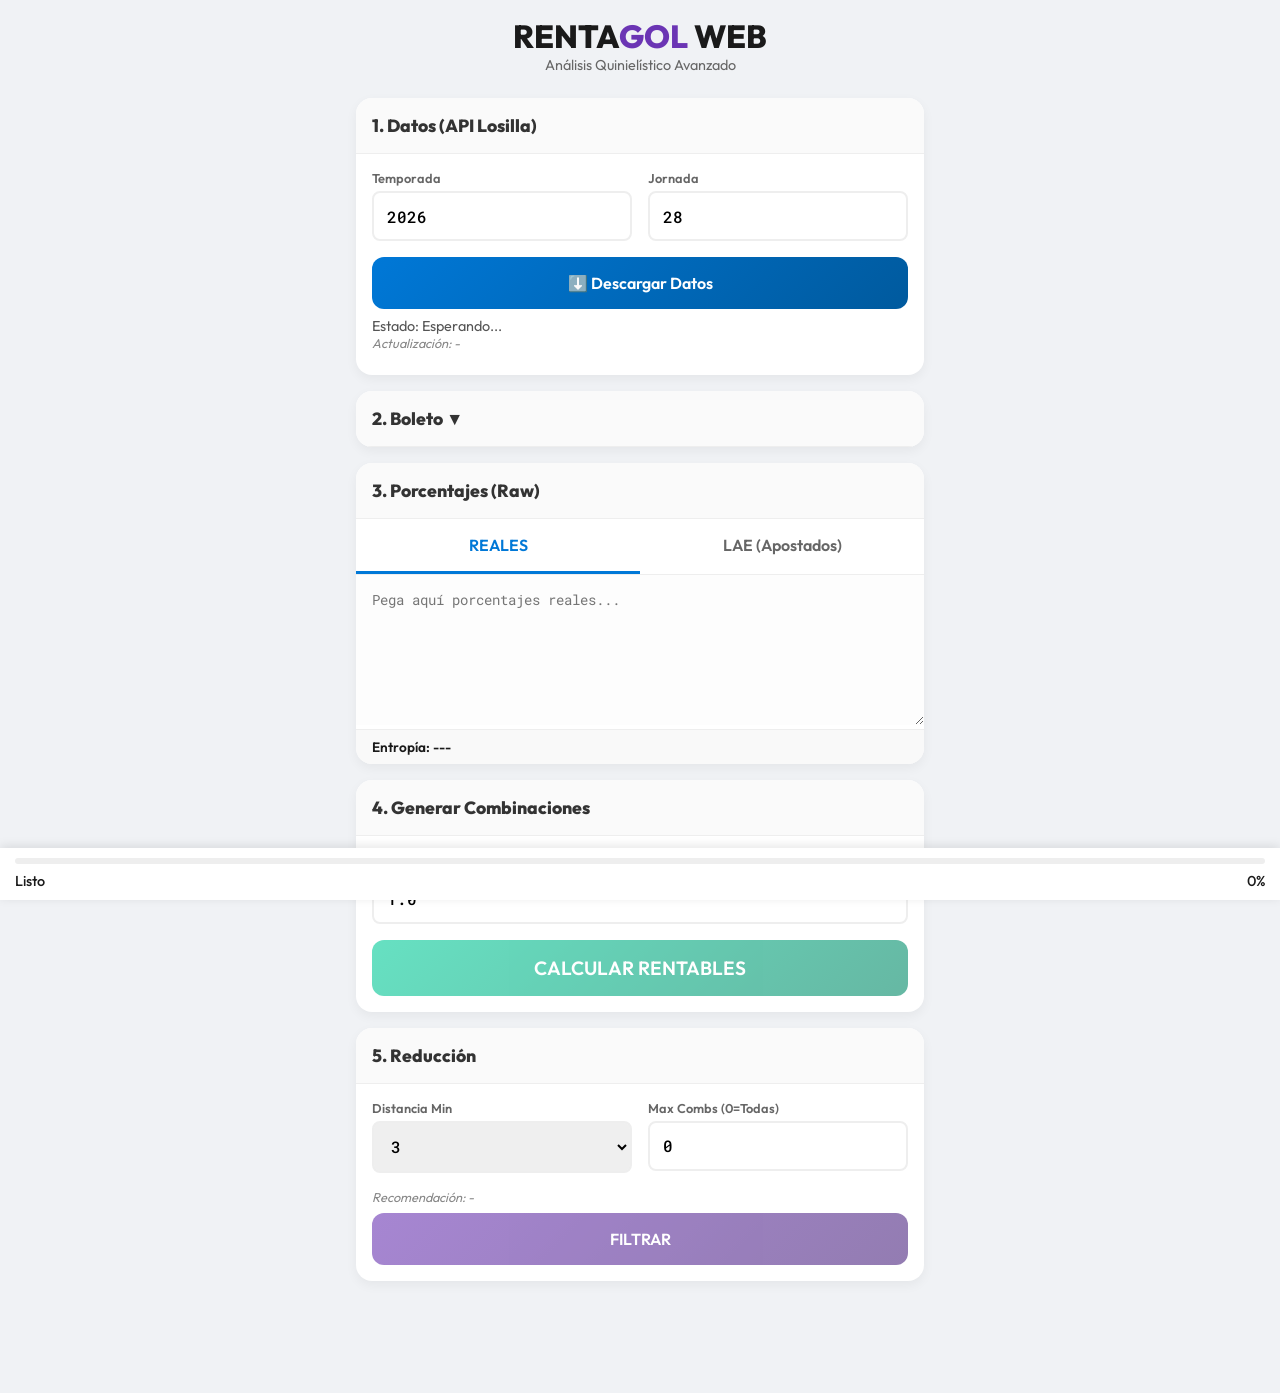
<file: index.html>
<!DOCTYPE html>
<html lang="es">

<head>
    <meta charset="UTF-8">
    <meta name="viewport" content="width=device-width, initial-scale=1.0">
    <title>RentaGol Web</title>
    <link rel="manifest" href="manifest.json">
    <meta name="theme-color" content="#0078D7">
    <meta name="apple-mobile-web-app-capable" content="yes">
    <meta name="apple-mobile-web-app-status-bar-style" content="black-translucent">
    <link rel="apple-touch-icon" href="icon.png">
    <link rel="preconnect" href="https://fonts.googleapis.com">
    <link rel="preconnect" href="https://fonts.gstatic.com" crossorigin>
    <link
        href="https://fonts.googleapis.com/css2?family=Outfit:wght@300;400;600;800&family=Roboto+Mono:wght@400;500&display=swap"
        rel="stylesheet">
    <link rel="stylesheet" href="style.css">
</head>

<body>
    <div class="app-container">
        <!-- HEADER -->
        <header>
            <h1>RENTA<span class="highlight">GOL</span> WEB</h1>
            <p class="subtitle">Análisis Quinielístico Avanzado</p>
        </header>

        <!-- 1. API SECTION -->
        <section class="card api-section">
            <div class="card-header">
                <h2>1. Datos (API Losilla)</h2>
            </div>
            <div class="card-body">
                <div class="input-group-row">
                    <div class="input-wrapper">
                        <label>Temporada</label>
                        <input type="number" id="inpSeason" value="2026" min="2020" max="2030">
                    </div>
                    <div class="input-wrapper">
                        <label>Jornada</label>
                        <input type="number" id="inpRound" value="28" min="1" max="100">
                    </div>
                </div>
                <button id="btnDownload" class="btn-primary">
                    <span class="icon">⬇️</span> Descargar Datos
                </button>
                <div id="apiStatus" class="status-text">Estado: Esperando...</div>
                <div id="apiDates" class="status-detail">Actualización: -</div>
            </div>
        </section>

        <!-- 2. BOLETO VISUALIZER (Collapsible) -->
        <section class="card boleto-section">
            <div class="card-header collapse-trigger" onclick="toggleSection('boletoBody')">
                <h2>2. Boleto <span class="toggle-icon">▼</span></h2>
            </div>
            <div class="card-body collapsed" id="boletoBody">
                <div id="matchGrid" class="match-grid">
                    <div class="empty-state">Descarga datos para ver los partidos</div>
                </div>
            </div>
        </section>

        <!-- 3. PERCENTAGES EDITORS -->
        <section class="card editor-section">
            <div class="card-header">
                <h2>3. Porcentajes (Raw)</h2>
            </div>
            <div class="tabs">
                <button class="tab-btn active" onclick="openTab('tabReales')">REALES</button>
                <button class="tab-btn" onclick="openTab('tabLae')">LAE (Apostados)</button>
            </div>
            <div class="card-body no-padding">
                <div id="tabReales" class="tab-content active">
                    <textarea id="txtReales" placeholder="Pega aquí porcentajes reales..."></textarea>
                    <div class="tools-bar">
                        <span id="entropyLabel">Entropía: ---</span>
                    </div>
                </div>
                <div id="tabLae" class="tab-content">
                    <textarea id="txtLae" placeholder="Pega aquí porcentajes LAE..."></textarea>
                </div>
            </div>
        </section>

        <!-- 4. CALCULATE -->
        <section class="card calc-section">
            <div class="card-header">
                <h2>4. Generar Combinaciones</h2>
            </div>
            <div class="card-body">
                <div class="input-group-row">
                    <div class="input-wrapper">
                        <label>Coeficiente (Umbral)</label>
                        <input type="number" id="inpUmbral" value="1.0" step="0.1">
                    </div>
                </div>
                <button id="btnCalculate" class="btn-action pulse-anim" disabled>
                    CALCULAR RENTABLES
                </button>
            </div>
        </section>

        <!-- 5. REDUCTION -->
        <section class="card red-section">
            <div class="card-header">
                <h2>5. Reducción</h2>
            </div>
            <div class="card-body">
                <div class="input-group-row">
                    <div class="input-wrapper">
                        <label>Distancia Min</label>
                        <select id="selDist">
                            <option value="1">1</option>
                            <option value="2">2</option>
                            <option value="3" selected>3</option>
                            <option value="4">4</option>
                        </select>
                    </div>
                    <div class="input-wrapper">
                        <label>Max Combs (0=Todas)</label>
                        <input type="number" id="inpMaxCombs" value="0">
                    </div>
                </div>
                <div id="recommendationLabel" class="status-detail">Recomendación: -</div>
                <div class="action-row">
                    <button id="btnFilter" class="btn-secondary" disabled>FILTRAR</button>
                    <button id="btnStop" class="btn-danger hidden">STOP</button>
                </div>
            </div>
        </section>

        <!-- RESULTS & FLOATING STATUS -->
        <section class="card results-section hidden" id="resultsSection">
            <div class="card-header">
                <h2>Resultados</h2>
            </div>
            <div class="card-body">
                <div class="result-stats">
                    <div class="stat-box">
                        <span class="stat-label">Base</span>
                        <span class="stat-value" id="resBase">0</span>
                    </div>
                    <div class="stat-box">
                        <span class="stat-label">Final</span>
                        <span class="stat-value highlight" id="resFinal">0</span>
                    </div>
                </div>
                <div class="download-btns">
                    <button onclick="downloadFile('txt')" class="btn-outline">Descargar TXT</button>
                    <button onclick="downloadFile('csv')" class="btn-outline">Descargar CSV</button>
                </div>
            </div>
        </section>

        <!-- Fixed Bottom Status Bar -->
        <div class="status-bar">
            <div class="progress-container">
                <div class="progress-bar" id="progressBar"></div>
            </div>
            <div class="status-text-row">
                <span id="mainStatus">Listo</span>
                <span id="mainPercent">0%</span>
            </div>
        </div>

    </div>

    <script src="app.js"></script>
    <script>
        if ('serviceWorker' in navigator) {
            window.addEventListener('load', () => {
                navigator.serviceWorker.register('./sw.js')
                    .then(reg => console.log('SW Registered', reg))
                    .catch(err => console.log('SW Error', err));
            });
        }
    </script>
</body>

</html>
</file>
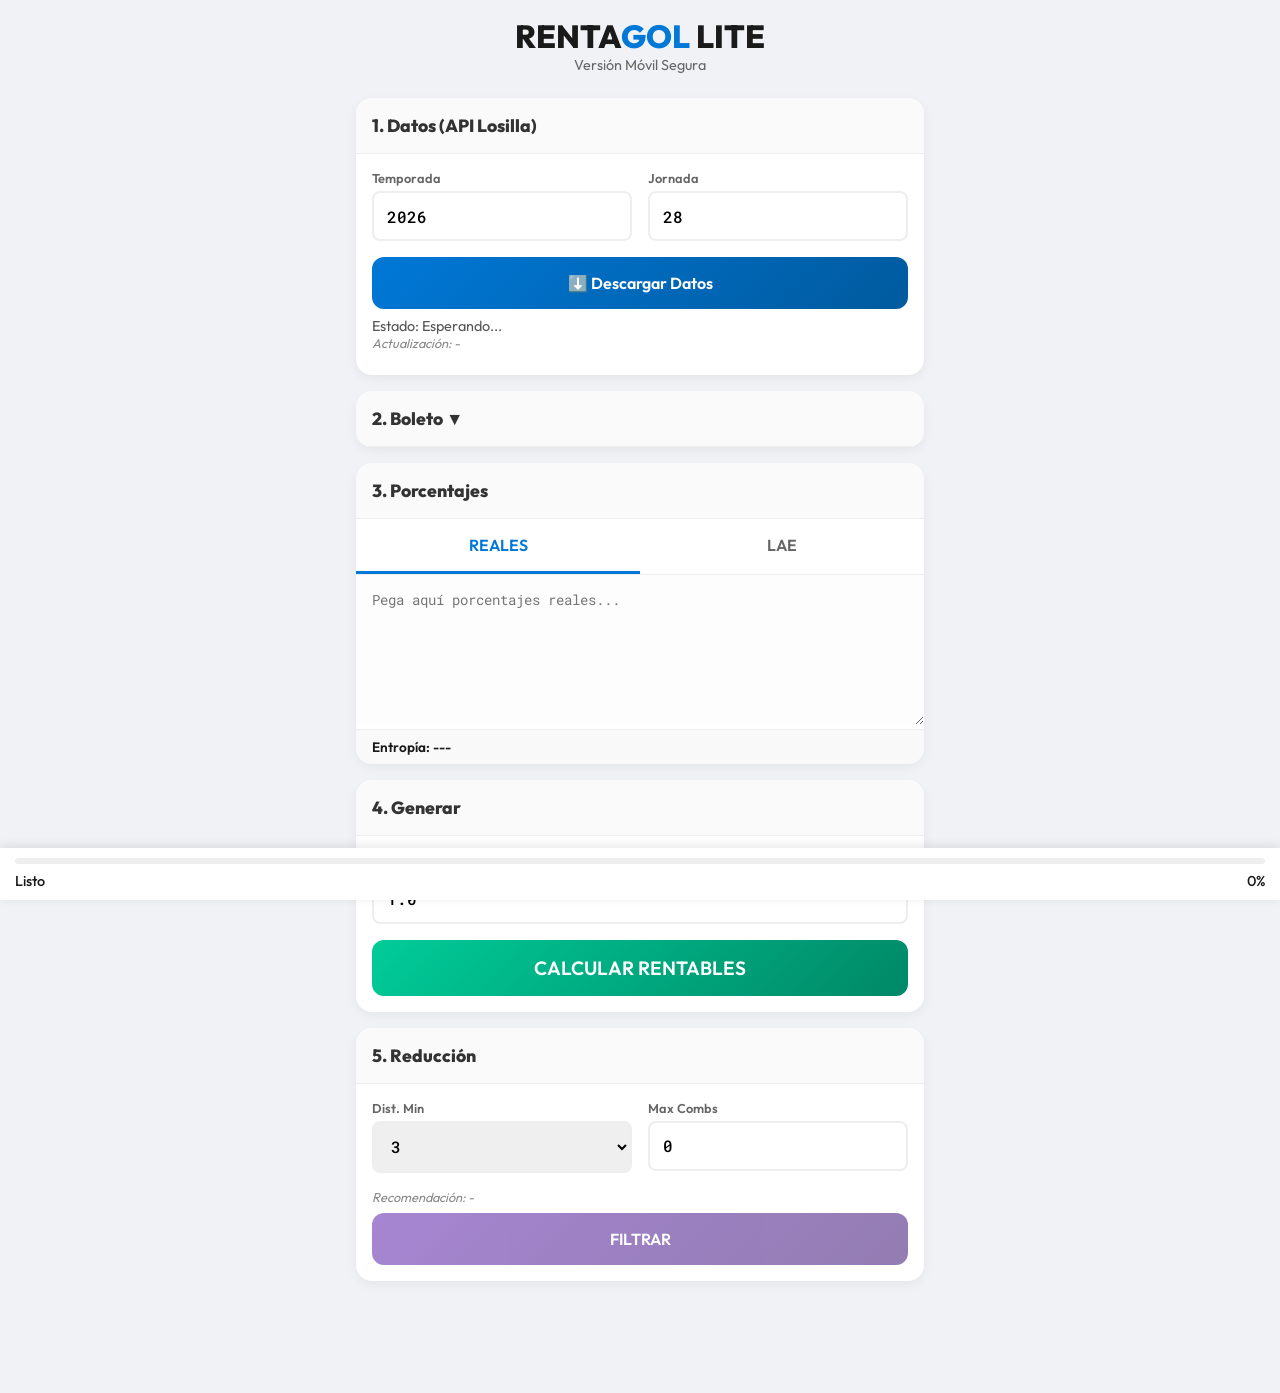
<file: RentaGol_Lite.html>
<!DOCTYPE html>
<html lang="es">

<head>
    <meta charset="UTF-8">
    <meta name="viewport" content="width=device-width, initial-scale=1.0">
    <title>RentaGol Standalone</title>
    <link rel="preconnect" href="https://fonts.googleapis.com">
    <link rel="preconnect" href="https://fonts.gstatic.com" crossorigin>
    <link
        href="https://fonts.googleapis.com/css2?family=Outfit:wght@300;400;600;800&family=Roboto+Mono:wght@400;500&display=swap"
        rel="stylesheet">
    <style>
        :root {
            --primary: #0078D7;
            --secondary: #6B35B4;
            --accent: #00CC99;
            --background: #F0F2F5;
            --card-bg: #FFFFFF;
            --text-main: #1A1A1A;
            --text-muted: #666666;
            --border-radius: 16px;
            --spacing: 1rem;
            --danger: #E63946;
        }

        * {
            box-sizing: border-box;
            margin: 0;
            padding: 0;
            user-select: none;
        }

        body {
            font-family: 'Outfit', sans-serif;
            background-color: var(--background);
            color: var(--text-main);
            padding-bottom: 80px;
        }

        h1,
        h2,
        h3 {
            font-weight: 800;
        }

        .highlight {
            color: var(--primary);
        }

        .app-container {
            max-width: 600px;
            margin: 0 auto;
            padding: var(--spacing);
        }

        header {
            text-align: center;
            margin-bottom: 1.5rem;
        }

        .subtitle {
            color: var(--text-muted);
            font-size: 0.9rem;
        }

        .card {
            background: var(--card-bg);
            border-radius: var(--border-radius);
            box-shadow: 0 4px 12px rgba(0, 0, 0, 0.05);
            margin-bottom: 1rem;
            overflow: hidden;
        }

        .card-header {
            padding: 1rem;
            border-bottom: 1px solid #eee;
            display: flex;
            justify-content: space-between;
            align-items: center;
            background: #FAFAFA;
        }

        .card-header h2 {
            font-size: 1.1rem;
            color: #333;
        }

        .card-body {
            padding: 1rem;
        }

        .no-padding {
            padding: 0;
        }

        .input-group-row {
            display: flex;
            gap: 1rem;
            margin-bottom: 1rem;
        }

        .input-wrapper {
            flex: 1;
        }

        .input-wrapper label {
            display: block;
            font-size: 0.8rem;
            color: var(--text-muted);
            margin-bottom: 0.3rem;
            font-weight: 600;
        }

        input,
        select {
            width: 100%;
            padding: 0.8rem;
            border: 2px solid #EEE;
            border-radius: 8px;
            font-size: 1rem;
            font-family: 'Roboto Mono', monospace;
            font-weight: 500;
        }

        input:focus {
            border-color: var(--primary);
            outline: none;
        }

        button {
            width: 100%;
            padding: 1rem;
            border: none;
            border-radius: 12px;
            font-family: 'Outfit', sans-serif;
            font-weight: 600;
            font-size: 1rem;
            cursor: pointer;
            transition: all 0.2s;
        }

        button:active {
            transform: scale(0.98);
        }

        button:disabled {
            opacity: 0.6;
            cursor: not-allowed;
        }

        .btn-primary {
            background: linear-gradient(135deg, #0078D7, #005A9E);
            color: white;
        }

        .btn-secondary {
            background: linear-gradient(135deg, #6B35B4, #4B257E);
            color: white;
        }

        .btn-action {
            background: linear-gradient(135deg, #00CC99, #008866);
            color: white;
            font-size: 1.2rem;
        }

        .btn-danger {
            background: var(--danger);
            color: white;
        }

        .btn-outline {
            background: transparent;
            border: 2px solid var(--primary);
            color: var(--primary);
            margin-top: 0.5rem;
        }

        .tabs {
            display: flex;
            border-bottom: 1px solid #EEE;
        }

        .tab-btn {
            flex: 1;
            background: transparent;
            border-radius: 0;
            color: var(--text-muted);
            border-bottom: 3px solid transparent;
        }

        .tab-btn.active {
            color: var(--primary);
            border-bottom-color: var(--primary);
        }

        .tab-content {
            display: none;
        }

        .tab-content.active {
            display: block;
        }

        textarea {
            width: 100%;
            height: 150px;
            border: none;
            padding: 1rem;
            font-family: 'Roboto Mono', monospace;
            font-size: 0.85rem;
            resize: vertical;
            white-space: pre;
            background: #FDFDFD;
        }

        .tools-bar {
            padding: 0.5rem 1rem;
            background: #F9F9F9;
            border-top: 1px solid #EEE;
            font-size: 0.85rem;
            font-weight: 600;
            display: flex;
            justify-content: space-between;
        }

        .status-bar {
            position: fixed;
            bottom: 0;
            left: 0;
            right: 0;
            background: white;
            padding: 10px 15px;
            box-shadow: 0 -2px 10px rgba(0, 0, 0, 0.1);
            z-index: 100;
        }

        .progress-container {
            height: 6px;
            background: #EEE;
            border-radius: 3px;
            overflow: hidden;
            margin-bottom: 8px;
        }

        .progress-bar {
            height: 100%;
            background: var(--accent);
            width: 0%;
            transition: width 0.3s;
        }

        .status-text-row {
            display: flex;
            justify-content: space-between;
            font-size: 0.9rem;
            font-weight: 500;
        }

        .hidden {
            display: none;
        }

        .collapsed {
            display: none;
        }

        .status-text {
            margin-top: 0.5rem;
            font-size: 0.9rem;
            color: #555;
        }

        .status-detail {
            font-size: 0.8rem;
            color: #888;
            font-style: italic;
            margin-bottom: 0.5rem;
        }

        .result-stats {
            display: flex;
            gap: 1rem;
            margin-bottom: 1rem;
        }

        .stat-box {
            flex: 1;
            background: #F5F5F5;
            padding: 1rem;
            border-radius: 8px;
            text-align: center;
        }

        .stat-label {
            display: block;
            font-size: 0.8rem;
            color: #666;
        }

        .stat-value {
            display: block;
            font-size: 1.5rem;
            font-weight: 800;
        }

        .match-item {
            padding: 0.8rem;
            border-bottom: 1px solid #EEE;
            font-size: 0.9rem;
        }

        .match-time {
            color: var(--text-muted);
            font-size: 0.75rem;
            margin-bottom: 4px;
        }

        .match-teams {
            display: flex;
            justify-content: space-between;
            font-weight: 600;
        }
    </style>
</head>

<body>
    <div class="app-container">
        <header>
            <h1>RENTA<span class="highlight">GOL</span> LITE</h1>
            <p class="subtitle">Versión Móvil Segura</p>
        </header>

        <section class="card">
            <div class="card-header">
                <h2>1. Datos (API Losilla)</h2>
            </div>
            <div class="card-body">
                <div class="input-group-row">
                    <div class="input-wrapper"><label>Temporada</label><input type="number" id="inpSeason" value="2026"
                            min="2020" max="2030"></div>
                    <div class="input-wrapper"><label>Jornada</label><input type="number" id="inpRound" value="28"
                            min="1" max="100"></div>
                </div>
                <button id="btnDownload" class="btn-primary">⬇️ Descargar Datos</button>
                <div id="apiStatus" class="status-text">Estado: Esperando...</div>
                <div id="apiDates" class="status-detail">Actualización: -</div>
            </div>
        </section>

        <section class="card">
            <div class="card-header" onclick="document.getElementById('boletoBody').classList.toggle('collapsed')">
                <h2>2. Boleto ▼</h2>
            </div>
            <div class="card-body collapsed" id="boletoBody">
                <div id="matchGrid" class="match-grid">
                    <div class="empty-state">Descarga datos...</div>
                </div>
            </div>
        </section>

        <section class="card">
            <div class="card-header">
                <h2>3. Porcentajes</h2>
            </div>
            <div class="tabs"><button class="tab-btn active" onclick="openTab('tabReales')">REALES</button><button
                    class="tab-btn" onclick="openTab('tabLae')">LAE</button></div>
            <div class="card-body no-padding">
                <div id="tabReales" class="tab-content active"><textarea id="txtReales"
                        placeholder="Pega aquí porcentajes reales..."></textarea>
                    <div class="tools-bar"><span id="entropyLabel">Entropía: ---</span></div>
                </div>
                <div id="tabLae" class="tab-content"><textarea id="txtLae"
                        placeholder="Pega aquí porcentajes LAE..."></textarea></div>
            </div>
        </section>

        <section class="card">
            <div class="card-header">
                <h2>4. Generar</h2>
            </div>
            <div class="card-body">
                <div class="input-group-row">
                    <div class="input-wrapper"><label>Coeficiente (Umbral)</label><input type="number" id="inpUmbral"
                            value="1.0" step="0.1"></div>
                </div>
                <button id="btnCalculate" class="btn-action">CALCULAR RENTABLES</button>
            </div>
        </section>

        <section class="card">
            <div class="card-header">
                <h2>5. Reducción</h2>
            </div>
            <div class="card-body">
                <div class="input-group-row">
                    <div class="input-wrapper"><label>Dist. Min</label><select id="selDist">
                            <option value="1">1</option>
                            <option value="3" selected>3</option>
                        </select></div>
                    <div class="input-wrapper"><label>Max Combs</label><input type="number" id="inpMaxCombs" value="0">
                    </div>
                </div>
                <div id="recommendationLabel" class="status-detail">Recomendación: -</div>
                <div class="action-row"><button id="btnFilter" class="btn-secondary" disabled>FILTRAR</button><button
                        id="btnStop" class="btn-danger hidden">STOP</button></div>
            </div>
        </section>

        <section class="card hidden" id="resultsSection">
            <div class="card-header">
                <h2>Resultados</h2>
            </div>
            <div class="card-body">
                <div class="result-stats">
                    <div class="stat-box"><span class="stat-label">Base</span><span class="stat-value"
                            id="resBase">0</span></div>
                    <div class="stat-box"><span class="stat-label">Final</span><span class="stat-value highlight"
                            id="resFinal">0</span></div>
                </div>
                <div class="download-btns"><button onclick="downloadFile('txt')" class="btn-outline">Descargar
                        TXT</button><button onclick="downloadFile('csv')" class="btn-outline">Descargar CSV</button>
                </div>
            </div>
        </section>

        <div class="status-bar">
            <div class="progress-container">
                <div class="progress-bar" id="progressBar"></div>
            </div>
            <div class="status-text-row"><span id="mainStatus">Listo</span><span id="mainPercent">0%</span></div>
        </div>
    </div>

    <script>
        // CORE LOGIC INLINED
        const FILAS = 12; const COLUMNAS = 4; const MAX_COMB = 16777216; const MAP_SIGNOS = ['0', '1', '2', 'M'];
        let indicesRentables = new Uint32Array(0);
        let ratiosRentables = new Float32Array(0);
        let countRentables = 0;
        let reducedCombinations = [], isStopped = false;
        let currentLogR = null;

        const el = id => document.getElementById(id); // Helper

        async function sleep(ms = 0) { return new Promise(r => setTimeout(r, ms)); }

        // --- EVENTS ---
        document.addEventListener('DOMContentLoaded', () => {
            el('btnDownload').onclick = downloadData;
            el('txtReales').oninput = () => calcEntropiaUI();
            el('btnCalculate').onclick = runRentables;
            el('btnFilter').onclick = runReduccion;
            el('btnStop').onclick = () => { isStopped = true; };
        });

        // --- MATH ---
        function parseMatriz(text) {
            if (!text) return null;
            const regex = /\d+([.,]\d+)?/g;
            const matches = text.match(regex);
            if (!matches || matches.length < 48) return null;
            let m = [], k = 0;
            for (let i = 0; i < FILAS; i++) {
                m[i] = [];
                for (let j = 0; j < COLUMNAS; j++) {
                    let val = parseFloat(matches[k++].replace(',', '.'));
                    if (val > 1) val /= 100.0;
                    if (val <= 0) val = 1e-7;
                    m[i][j] = val;
                }
            }
            return m;
        }

        function calcEntropiaUI() {
            const m = parseMatriz(el('txtReales').value);
            if (!m) { el('entropyLabel').textContent = "Entropía: ---"; return; }
            let ent = 0;
            for (let i = 0; i < FILAS; i++) for (let j = 0; j < COLUMNAS; j++) if (m[i][j] > 0) ent -= m[i][j] * (Math.log(m[i][j]) / Math.log(4.0));
            const isEasy = ent < 10.8;
            el('entropyLabel').textContent = `Entropía: ${ent.toFixed(2)} ${isEasy ? "(FÁCIL)" : "(DIFÍCIL)"}`;
            el('entropyLabel').style.color = isEasy ? "green" : "red";
            el('recommendationLabel').textContent = `Recomendación: ${isEasy ? 'Distancia 1' : 'Distancia 3'}`;
            el('selDist').value = isEasy ? 1 : 3;
        }

        async function runRentables() {
            const umbral = parseFloat(el('inpUmbral').value.replace(',', '.'));
            const mR = parseMatriz(el('txtReales').value);
            const mA = parseMatriz(el('txtLae').value);
            if (!mR || !mA) return alert("Datos incorrectos");

            el('btnCalculate').disabled = true;
            el('btnFilter').disabled = true;

            // TypedArray Storage
            // SAFETY LIMIT: 300k
            const MAX_STORED = 300000;
            let capacity = MAX_STORED;
            indicesRentables = new Uint32Array(capacity);
            ratiosRentables = new Float32Array(capacity);
            countRentables = 0;
            let limitReached = false;

            // Log precalc
            const lR = mR.map(row => row.map(x => Math.log(x)));
            const lA = mA.map(row => row.map(x => Math.log(x)));
            currentLogR = lR;

            updateProgress(0, "Generando...");
            const batch = 100000;

            for (let i = 0; i < MAX_COMB; i++) {
                if (countRentables >= MAX_STORED) {
                    limitReached = true;
                    break;
                }

                // Async break to keep UI alive
                if (i % batch === 0) {
                    updateProgress((i / MAX_COMB * 100).toFixed(0), `Generando... (${countRentables})`);
                    await sleep();
                }

                let t = i;
                let logR = 0, logA = 0;
                for (let j = FILAS - 1; j >= 0; j--) {
                    let v = t % 4;
                    logR += lR[j][v];
                    logA += lA[j][v];
                    t = (t - v) / 4;
                }

                const ratio = Math.exp(logR - logA);
                if (ratio >= umbral) {
                    indicesRentables[countRentables] = i;
                    ratiosRentables[countRentables] = ratio;
                    countRentables++;
                }
            }

            updateProgress(100, "Ordenando...");
            await sleep();

            // Sort by Probability
            let sortIndices = new Uint32Array(countRentables);
            for (let i = 0; i < countRentables; i++) sortIndices[i] = i;

            sortIndices.sort((a, b) => {
                const probA = calcProbReal(indicesRentables[a]);
                const probB = calcProbReal(indicesRentables[b]);
                return probB - probA;
            });

            // Final sync
            let finI = new Uint32Array(countRentables);
            let finR = new Float32Array(countRentables);
            for (let i = 0; i < countRentables; i++) {
                finI[i] = indicesRentables[sortIndices[i]];
                finR[i] = ratiosRentables[sortIndices[i]];
            }
            indicesRentables = finI; ratiosRentables = finR;

            // Explicit cleanup
            sortIndices = null;
            currentLogR = null; // We don't need this anymore until next calc

            el('resBase').textContent = countRentables;
            el('btnCalculate').disabled = false;
            el('btnFilter').disabled = false;
            updateProgress(100, `Base generada: ${countRentables}`);

            if (limitReached) {
                alert(`⚠️ Límite de seguridad alcanzado (300.000).\nSe han generado las primeras 300k. Si necesitas más precisión, sube la Rentabilidad.`);
            } else {
                alert(`Generadas ${countRentables} columnas.`);
            }
            await sleep(100); // Breathe
        }

        function calcProbReal(idx) {
            let t = idx, sum = 0;
            for (let j = FILAS - 1; j >= 0; j--) {
                let v = t % 4;
                sum += currentLogR[j][v];
                t = (t - v) / 4;
            }
            return sum;
        }

        function getCombStr(idx) {
            let t = idx;
            let chars = new Array(12);
            for (let j = FILAS - 1; j >= 0; j--) {
                let v = t % 4;
                chars[j] = MAP_SIGNOS[v];
                t = (t - v) / 4;
            }
            return chars.join('');
        }

        async function runReduccion() {
            const dist = parseInt(el('selDist').value);
            const max = parseInt(el('inpMaxCombs').value);
            isStopped = false;
            reducedCombinations = [];

            el('btnStop').classList.remove('hidden');
            el('btnFilter').classList.add('hidden');

            let selIdx = [];
            let selStrings = [];
            let total = countRentables;

            for (let i = 0; i < total; i++) {
                if (isStopped) break;
                if (max > 0 && selIdx.length >= max) break;
                if (i % 2000 === 0) {
                    updateProgress((i / total * 100).toFixed(0), `Reduciendo... (${selIdx.length})`);
                    await sleep();
                }

                const candStr = getCombStr(indicesRentables[i]);
                let valid = true;
                for (let s of selStrings) {
                    if (calcDistStrings(candStr, s) < dist) { valid = false; break; }
                }
                if (valid) {
                    selIdx.push(i);
                    selStrings.push(candStr);
                }
            }

            reducedCombinations = selIdx.map((v, idx) => ({
                c: selStrings[idx],
                r: ratiosRentables[v]
            }));

            el('resFinal').textContent = reducedCombinations.length;
            el('resultsSection').classList.remove('hidden');
            el('btnStop').classList.add('hidden');
            el('btnFilter').classList.remove('hidden');
            updateProgress(100, isStopped ? "Detenido" : "Finalizado");
        }

        function calcDistStrings(a, b) {
            let d = 0;
            for (let i = 0; i < 12; i += 2) {
                if (a[i] !== b[i] || a[i + 1] !== b[i + 1]) d++;
            }
            return d;
        }

        // --- UTILS ---
        function updateProgress(p, s) {
            el('progressBar').style.width = p + '%';
            el('mainPercent').textContent = p + '%';
            el('mainStatus').textContent = s;
        }

        function openTab(tabId) {
            document.querySelectorAll('.tab-content').forEach(c => c.classList.remove('active'));
            document.querySelectorAll('.tab-btn').forEach(b => b.classList.remove('active'));
            el(tabId).classList.add('active');
        }

        async function downloadData() {
            el('btnDownload').disabled = true; el('apiStatus').textContent = "Conectando...";
            const url = `https://api.eduardolosilla.es/quinigol/porcentajes?temporada=${el('inpSeason').value}&jornada=${el('inpRound').value}`;
            try {
                const r = await fetch(url);
                if (!r.ok) throw new Error("Posible bloqueo CORS");
                processData(await r.json());
                el('apiStatus').textContent = "OK";
            } catch (e) {
                el('apiStatus').textContent = "Error CORS/Red";
                alert("No se pudo descargar automáticamente (bloqueo navegador). Copia los datos manualmente.");
            } finally { el('btnDownload').disabled = false; }
        }

        function processData(root) {
            if (!root.porcentajes) return;
            el('matchGrid').innerHTML = "";
            let sR = "", sL = "";
            root.porcentajes.sort((a, b) => a.partido.orden - b.partido.orden).forEach(p => {
                const d = document.createElement('div'); d.className = 'match-item';
                d.innerHTML = `<div class="match-time">${p.partido.orden}. ${p.partido.horario.dia} ${p.partido.horario.hora}</div><div class="match-teams"><span>${p.partido.local.nombre}</span><span>${p.partido.visitante.nombre}</span></div>`;
                el('matchGrid').appendChild(d);
                const fmt = s => s ? `${s.porcentaje0.toFixed(2)}\t${s.porcentaje1.toFixed(2)}\t${s.porcentaje2.toFixed(2)}\t${s.porcentajeM.toFixed(2)}` : "0\t0\t0\t0";
                sR += fmt(p.segunAnalisis?.local) + "\n" + fmt(p.segunAnalisis?.visitante) + "\n";
                sL += fmt(p.segunLAE?.local) + "\n" + fmt(p.segunLAE?.visitante) + "\n";
            });
            el('txtReales').value = sR; el('txtLae').value = sL;
            calcEntropiaUI();
        }

        window.downloadFile = function (type) {
            let content = type === 'txt' ? reducedCombinations.map(x => x.c).join('\r\n') :
                "Comb;Rentabilidad\r\n" + reducedCombinations.map(x => `${x.c};${x.r.toFixed(4)}`).join('\r\n');
            const blob = new Blob([content], { type: 'text/plain' });
            const a = document.createElement('a'); a.href = URL.createObjectURL(blob);
            a.download = `rentagol.${type}`; document.body.appendChild(a); a.click(); document.body.removeChild(a);
        }
    </script>
</body>

</html>
</file>
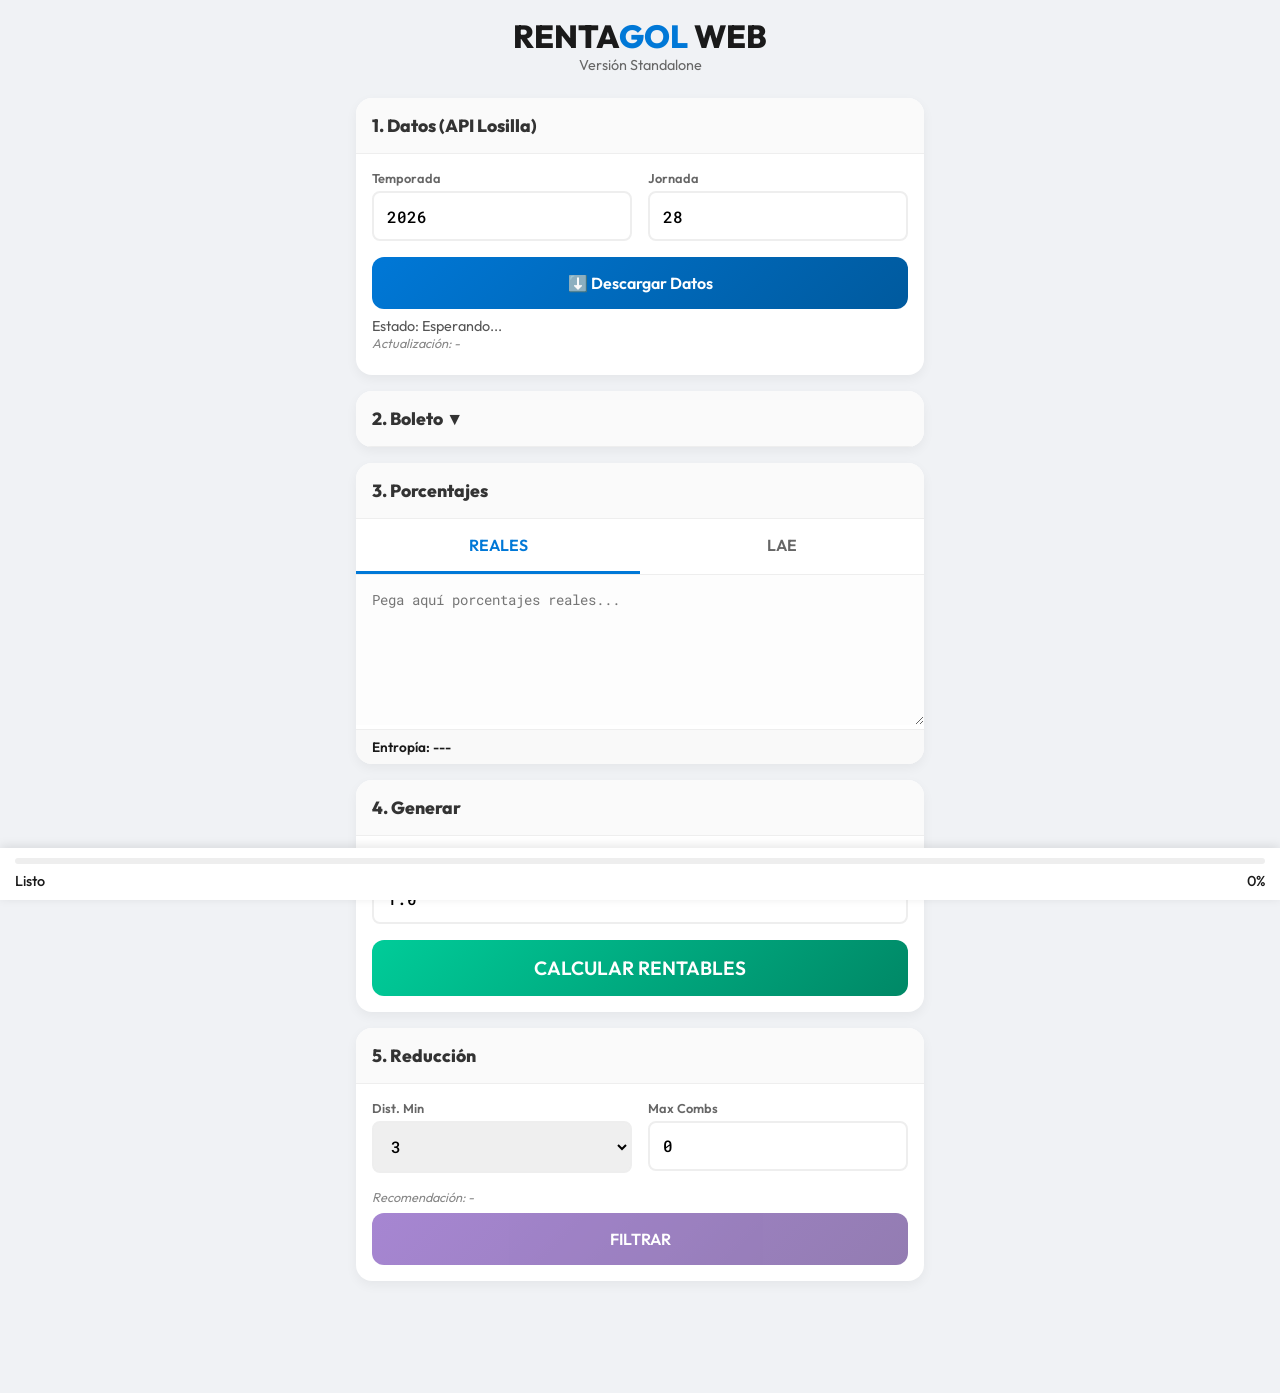
<file: RentaGol_Standalone.html>
<!DOCTYPE html>
<html lang="es">

<head>
    <meta charset="UTF-8">
    <meta name="viewport" content="width=device-width, initial-scale=1.0">
    <title>RentaGol Standalone</title>
    <link rel="preconnect" href="https://fonts.googleapis.com">
    <link rel="preconnect" href="https://fonts.gstatic.com" crossorigin>
    <link
        href="https://fonts.googleapis.com/css2?family=Outfit:wght@300;400;600;800&family=Roboto+Mono:wght@400;500&display=swap"
        rel="stylesheet">
    <style>
        :root {
            --primary: #0078D7;
            --secondary: #6B35B4;
            --accent: #00CC99;
            --background: #F0F2F5;
            --card-bg: #FFFFFF;
            --text-main: #1A1A1A;
            --text-muted: #666666;
            --border-radius: 16px;
            --spacing: 1rem;
            --danger: #E63946;
        }

        * {
            box-sizing: border-box;
            margin: 0;
            padding: 0;
            user-select: none;
        }

        body {
            font-family: 'Outfit', sans-serif;
            background-color: var(--background);
            color: var(--text-main);
            padding-bottom: 80px;
        }

        h1,
        h2,
        h3 {
            font-weight: 800;
        }

        .highlight {
            color: var(--primary);
        }

        .app-container {
            max-width: 600px;
            margin: 0 auto;
            padding: var(--spacing);
        }

        header {
            text-align: center;
            margin-bottom: 1.5rem;
        }

        .subtitle {
            color: var(--text-muted);
            font-size: 0.9rem;
        }

        .card {
            background: var(--card-bg);
            border-radius: var(--border-radius);
            box-shadow: 0 4px 12px rgba(0, 0, 0, 0.05);
            margin-bottom: 1rem;
            overflow: hidden;
        }

        .card-header {
            padding: 1rem;
            border-bottom: 1px solid #eee;
            display: flex;
            justify-content: space-between;
            align-items: center;
            background: #FAFAFA;
        }

        .card-header h2 {
            font-size: 1.1rem;
            color: #333;
        }

        .card-body {
            padding: 1rem;
        }

        .no-padding {
            padding: 0;
        }

        .input-group-row {
            display: flex;
            gap: 1rem;
            margin-bottom: 1rem;
        }

        .input-wrapper {
            flex: 1;
        }

        .input-wrapper label {
            display: block;
            font-size: 0.8rem;
            color: var(--text-muted);
            margin-bottom: 0.3rem;
            font-weight: 600;
        }

        input,
        select {
            width: 100%;
            padding: 0.8rem;
            border: 2px solid #EEE;
            border-radius: 8px;
            font-size: 1rem;
            font-family: 'Roboto Mono', monospace;
            font-weight: 500;
        }

        input:focus {
            border-color: var(--primary);
            outline: none;
        }

        button {
            width: 100%;
            padding: 1rem;
            border: none;
            border-radius: 12px;
            font-family: 'Outfit', sans-serif;
            font-weight: 600;
            font-size: 1rem;
            cursor: pointer;
            transition: all 0.2s;
        }

        button:active {
            transform: scale(0.98);
        }

        button:disabled {
            opacity: 0.6;
            cursor: not-allowed;
        }

        .btn-primary {
            background: linear-gradient(135deg, #0078D7, #005A9E);
            color: white;
        }

        .btn-secondary {
            background: linear-gradient(135deg, #6B35B4, #4B257E);
            color: white;
        }

        .btn-action {
            background: linear-gradient(135deg, #00CC99, #008866);
            color: white;
            font-size: 1.2rem;
        }

        .btn-danger {
            background: var(--danger);
            color: white;
        }

        .btn-outline {
            background: transparent;
            border: 2px solid var(--primary);
            color: var(--primary);
            margin-top: 0.5rem;
        }

        .tabs {
            display: flex;
            border-bottom: 1px solid #EEE;
        }

        .tab-btn {
            flex: 1;
            background: transparent;
            border-radius: 0;
            color: var(--text-muted);
            border-bottom: 3px solid transparent;
        }

        .tab-btn.active {
            color: var(--primary);
            border-bottom-color: var(--primary);
        }

        .tab-content {
            display: none;
        }

        .tab-content.active {
            display: block;
        }

        textarea {
            width: 100%;
            height: 150px;
            border: none;
            padding: 1rem;
            font-family: 'Roboto Mono', monospace;
            font-size: 0.85rem;
            resize: vertical;
            white-space: pre;
            background: #FDFDFD;
        }

        .tools-bar {
            padding: 0.5rem 1rem;
            background: #F9F9F9;
            border-top: 1px solid #EEE;
            font-size: 0.85rem;
            font-weight: 600;
            display: flex;
            justify-content: space-between;
        }

        .status-bar {
            position: fixed;
            bottom: 0;
            left: 0;
            right: 0;
            background: white;
            padding: 10px 15px;
            box-shadow: 0 -2px 10px rgba(0, 0, 0, 0.1);
            z-index: 100;
        }

        .progress-container {
            height: 6px;
            background: #EEE;
            border-radius: 3px;
            overflow: hidden;
            margin-bottom: 8px;
        }

        .progress-bar {
            height: 100%;
            background: var(--accent);
            width: 0%;
            transition: width 0.3s;
        }

        .status-text-row {
            display: flex;
            justify-content: space-between;
            font-size: 0.9rem;
            font-weight: 500;
        }

        .hidden {
            display: none;
        }

        .collapsed {
            display: none;
        }

        .status-text {
            margin-top: 0.5rem;
            font-size: 0.9rem;
            color: #555;
        }

        .status-detail {
            font-size: 0.8rem;
            color: #888;
            font-style: italic;
            margin-bottom: 0.5rem;
        }

        .result-stats {
            display: flex;
            gap: 1rem;
            margin-bottom: 1rem;
        }

        .stat-box {
            flex: 1;
            background: #F5F5F5;
            padding: 1rem;
            border-radius: 8px;
            text-align: center;
        }

        .stat-label {
            display: block;
            font-size: 0.8rem;
            color: #666;
        }

        .stat-value {
            display: block;
            font-size: 1.5rem;
            font-weight: 800;
        }

        .match-item {
            padding: 0.8rem;
            border-bottom: 1px solid #EEE;
            font-size: 0.9rem;
        }

        .match-time {
            color: var(--text-muted);
            font-size: 0.75rem;
            margin-bottom: 4px;
        }

        .match-teams {
            display: flex;
            justify-content: space-between;
            font-weight: 600;
        }
    </style>
</head>

<body>
    <div class="app-container">
        <header>
            <h1>RENTA<span class="highlight">GOL</span> WEB</h1>
            <p class="subtitle">Versión Standalone</p>
        </header>

        <section class="card">
            <div class="card-header">
                <h2>1. Datos (API Losilla)</h2>
            </div>
            <div class="card-body">
                <div class="input-group-row">
                    <div class="input-wrapper"><label>Temporada</label><input type="number" id="inpSeason" value="2026"
                            min="2020" max="2030"></div>
                    <div class="input-wrapper"><label>Jornada</label><input type="number" id="inpRound" value="28"
                            min="1" max="100"></div>
                </div>
                <button id="btnDownload" class="btn-primary">⬇️ Descargar Datos</button>
                <div id="apiStatus" class="status-text">Estado: Esperando...</div>
                <div id="apiDates" class="status-detail">Actualización: -</div>
            </div>
        </section>

        <section class="card">
            <div class="card-header" onclick="document.getElementById('boletoBody').classList.toggle('collapsed')">
                <h2>2. Boleto ▼</h2>
            </div>
            <div class="card-body collapsed" id="boletoBody">
                <div id="matchGrid" class="match-grid">
                    <div class="empty-state">Descarga datos...</div>
                </div>
            </div>
        </section>

        <section class="card">
            <div class="card-header">
                <h2>3. Porcentajes</h2>
            </div>
            <div class="tabs"><button class="tab-btn active" onclick="openTab('tabReales')">REALES</button><button
                    class="tab-btn" onclick="openTab('tabLae')">LAE</button></div>
            <div class="card-body no-padding">
                <div id="tabReales" class="tab-content active"><textarea id="txtReales"
                        placeholder="Pega aquí porcentajes reales..."></textarea>
                    <div class="tools-bar"><span id="entropyLabel">Entropía: ---</span></div>
                </div>
                <div id="tabLae" class="tab-content"><textarea id="txtLae"
                        placeholder="Pega aquí porcentajes LAE..."></textarea></div>
            </div>
        </section>

        <section class="card">
            <div class="card-header">
                <h2>4. Generar</h2>
            </div>
            <div class="card-body">
                <div class="input-group-row">
                    <div class="input-wrapper"><label>Coeficiente (Umbral)</label><input type="number" id="inpUmbral"
                            value="1.0" step="0.1"></div>
                </div>
                <button id="btnCalculate" class="btn-action">CALCULAR RENTABLES</button>
            </div>
        </section>

        <section class="card">
            <div class="card-header">
                <h2>5. Reducción</h2>
            </div>
            <div class="card-body">
                <div class="input-group-row">
                    <div class="input-wrapper"><label>Dist. Min</label><select id="selDist">
                            <option value="1">1</option>
                            <option value="3" selected>3</option>
                        </select></div>
                    <div class="input-wrapper"><label>Max Combs</label><input type="number" id="inpMaxCombs" value="0">
                    </div>
                </div>
                <div id="recommendationLabel" class="status-detail">Recomendación: -</div>
                <div class="action-row"><button id="btnFilter" class="btn-secondary" disabled>FILTRAR</button><button
                        id="btnStop" class="btn-danger hidden">STOP</button></div>
            </div>
        </section>

        <section class="card hidden" id="resultsSection">
            <div class="card-header">
                <h2>Resultados</h2>
            </div>
            <div class="card-body">
                <div class="result-stats">
                    <div class="stat-box"><span class="stat-label">Base</span><span class="stat-value"
                            id="resBase">0</span></div>
                    <div class="stat-box"><span class="stat-label">Final</span><span class="stat-value highlight"
                            id="resFinal">0</span></div>
                </div>
                <div class="download-btns"><button onclick="downloadFile('txt')" class="btn-outline">Descargar
                        TXT</button><button onclick="downloadFile('csv')" class="btn-outline">Descargar CSV</button>
                </div>
            </div>
        </section>

        <div class="status-bar">
            <div class="progress-container">
                <div class="progress-bar" id="progressBar"></div>
            </div>
            <div class="status-text-row"><span id="mainStatus">Listo</span><span id="mainPercent">0%</span></div>
        </div>
    </div>

    <script>
        // CORE LOGIC INLINED
        const FILAS = 12; const COLUMNAS = 4; const MAX_COMB = 16777216; const MAP_SIGNOS = ['0', '1', '2', 'M'];
        let indicesRentables = new Uint32Array(0);
        let ratiosRentables = new Float32Array(0);
        let countRentables = 0;
        let reducedCombinations = [], isStopped = false;
        let currentLogR = null;

        const el = id => document.getElementById(id); // Helper

        async function sleep(ms = 0) { return new Promise(r => setTimeout(r, ms)); }

        // --- EVENTS ---
        document.addEventListener('DOMContentLoaded', () => {
            el('btnDownload').onclick = downloadData;
            el('txtReales').oninput = () => calcEntropiaUI();
            el('btnCalculate').onclick = runRentables;
            el('btnFilter').onclick = runReduccion;
            el('btnStop').onclick = () => { isStopped = true; };
        });

        // --- MATH ---
        function parseMatriz(text) {
            if (!text) return null;
            const regex = /\d+([.,]\d+)?/g;
            const matches = text.match(regex);
            if (!matches || matches.length < 48) return null;
            let m = [], k = 0;
            for (let i = 0; i < FILAS; i++) {
                m[i] = [];
                for (let j = 0; j < COLUMNAS; j++) {
                    let val = parseFloat(matches[k++].replace(',', '.'));
                    if (val > 1) val /= 100.0;
                    if (val <= 0) val = 1e-7;
                    m[i][j] = val;
                }
            }
            return m;
        }

        function calcEntropiaUI() {
            const m = parseMatriz(el('txtReales').value);
            if (!m) { el('entropyLabel').textContent = "Entropía: ---"; return; }
            let ent = 0;
            for (let i = 0; i < FILAS; i++) for (let j = 0; j < COLUMNAS; j++) if (m[i][j] > 0) ent -= m[i][j] * (Math.log(m[i][j]) / Math.log(4.0));
            const isEasy = ent < 10.8;
            el('entropyLabel').textContent = `Entropía: ${ent.toFixed(2)} ${isEasy ? "(FÁCIL)" : "(DIFÍCIL)"}`;
            el('entropyLabel').style.color = isEasy ? "green" : "red";
            el('recommendationLabel').textContent = `Recomendación: ${isEasy ? 'Distancia 1' : 'Distancia 3'}`;
            el('selDist').value = isEasy ? 1 : 3;
        }

        async function runRentables() {
            const umbral = parseFloat(el('inpUmbral').value.replace(',', '.'));
            const mR = parseMatriz(el('txtReales').value);
            const mA = parseMatriz(el('txtLae').value);
            if (!mR || !mA) return alert("Datos incorrectos");

            el('btnCalculate').disabled = true;
            el('btnFilter').disabled = true;

            // TypedArray Storage
            // SAFETY LIMIT: 300k
            const MAX_STORED = 300000;
            let capacity = MAX_STORED;
            indicesRentables = new Uint32Array(capacity);
            ratiosRentables = new Float32Array(capacity);
            countRentables = 0;
            let limitReached = false;

            // Log precalc
            const lR = mR.map(row => row.map(x => Math.log(x)));
            const lA = mA.map(row => row.map(x => Math.log(x)));
            currentLogR = lR;

            updateProgress(0, "Generando...");
            const batch = 100000;

            for (let i = 0; i < MAX_COMB; i++) {
                if (countRentables >= MAX_STORED) {
                    limitReached = true;
                    break;
                }

                // Async break to keep UI alive
                if (i % batch === 0) {
                    updateProgress((i / MAX_COMB * 100).toFixed(0), `Generando... (${countRentables})`);
                    await sleep();
                }

                let t = i;
                let logR = 0, logA = 0;
                for (let j = FILAS - 1; j >= 0; j--) {
                    let v = t % 4;
                    logR += lR[j][v];
                    logA += lA[j][v];
                    t = (t - v) / 4;
                }

                const ratio = Math.exp(logR - logA);
                if (ratio >= umbral) {
                    indicesRentables[countRentables] = i;
                    ratiosRentables[countRentables] = ratio;
                    countRentables++;
                }
            }

            updateProgress(100, "Ordenando...");
            await sleep();

            // Sort by Probability
            let sortIndices = new Uint32Array(countRentables);
            for (let i = 0; i < countRentables; i++) sortIndices[i] = i;

            sortIndices.sort((a, b) => {
                const probA = calcProbReal(indicesRentables[a]);
                const probB = calcProbReal(indicesRentables[b]);
                return probB - probA;
            });

            // Final sync
            let finI = new Uint32Array(countRentables);
            let finR = new Float32Array(countRentables);
            for (let i = 0; i < countRentables; i++) {
                finI[i] = indicesRentables[sortIndices[i]];
                finR[i] = ratiosRentables[sortIndices[i]];
            }
            indicesRentables = finI; ratiosRentables = finR;

            el('resBase').textContent = countRentables;
            el('btnCalculate').disabled = false;
            el('btnFilter').disabled = false;
            updateProgress(100, `Base generada: ${countRentables}`);

            if (limitReached) {
                alert(`⚠️ Límite de seguridad alcanzado (300.000).\nSe han generado las primeras 300k. Si necesitas más precisión, sube la Rentabilidad.`);
            } else {
                alert(`Generadas ${countRentables} columnas.`);
            }
        }

        function calcProbReal(idx) {
            let t = idx, sum = 0;
            for (let j = FILAS - 1; j >= 0; j--) {
                let v = t % 4;
                sum += currentLogR[j][v];
                t = (t - v) / 4;
            }
            return sum;
        }

        function getCombStr(idx) {
            let t = idx;
            let chars = new Array(12);
            for (let j = FILAS - 1; j >= 0; j--) {
                let v = t % 4;
                chars[j] = MAP_SIGNOS[v];
                t = (t - v) / 4;
            }
            return chars.join('');
        }

        async function runReduccion() {
            const dist = parseInt(el('selDist').value);
            const max = parseInt(el('inpMaxCombs').value);
            isStopped = false;
            reducedCombinations = [];

            el('btnStop').classList.remove('hidden');
            el('btnFilter').classList.add('hidden');

            let selIdx = [];
            let selStrings = [];
            let total = countRentables;

            for (let i = 0; i < total; i++) {
                if (isStopped) break;
                if (max > 0 && selIdx.length >= max) break;
                if (i % 2000 === 0) {
                    updateProgress((i / total * 100).toFixed(0), `Reduciendo... (${selIdx.length})`);
                    await sleep();
                }

                const candStr = getCombStr(indicesRentables[i]);
                let valid = true;
                for (let s of selStrings) {
                    if (calcDistStrings(candStr, s) < dist) { valid = false; break; }
                }
                if (valid) {
                    selIdx.push(i);
                    selStrings.push(candStr);
                }
            }

            reducedCombinations = selIdx.map((v, idx) => ({
                c: selStrings[idx],
                r: ratiosRentables[v]
            }));

            el('resFinal').textContent = reducedCombinations.length;
            el('resultsSection').classList.remove('hidden');
            el('btnStop').classList.add('hidden');
            el('btnFilter').classList.remove('hidden');
            updateProgress(100, isStopped ? "Detenido" : "Finalizado");
        }

        function calcDistStrings(a, b) {
            let d = 0;
            for (let i = 0; i < 12; i += 2) {
                if (a[i] !== b[i] || a[i + 1] !== b[i + 1]) d++;
            }
            return d;
        }

        // --- UTILS ---
        function updateProgress(p, s) {
            el('progressBar').style.width = p + '%';
            el('mainPercent').textContent = p + '%';
            el('mainStatus').textContent = s;
        }

        function openTab(tabId) {
            document.querySelectorAll('.tab-content').forEach(c => c.classList.remove('active'));
            document.querySelectorAll('.tab-btn').forEach(b => b.classList.remove('active'));
            el(tabId).classList.add('active');
        }

        async function downloadData() {
            el('btnDownload').disabled = true; el('apiStatus').textContent = "Conectando...";
            const url = `https://api.eduardolosilla.es/quinigol/porcentajes?temporada=${el('inpSeason').value}&jornada=${el('inpRound').value}`;
            try {
                const r = await fetch(url);
                if (!r.ok) throw new Error("Posible bloqueo CORS");
                processData(await r.json());
                el('apiStatus').textContent = "OK";
            } catch (e) {
                el('apiStatus').textContent = "Error CORS/Red";
                alert("No se pudo descargar automáticamente (bloqueo navegador). Copia los datos manualmente.");
            } finally { el('btnDownload').disabled = false; }
        }

        function processData(root) {
            if (!root.porcentajes) return;
            el('matchGrid').innerHTML = "";
            let sR = "", sL = "";
            root.porcentajes.sort((a, b) => a.partido.orden - b.partido.orden).forEach(p => {
                const d = document.createElement('div'); d.className = 'match-item';
                d.innerHTML = `<div class="match-time">${p.partido.orden}. ${p.partido.horario.dia} ${p.partido.horario.hora}</div><div class="match-teams"><span>${p.partido.local.nombre}</span><span>${p.partido.visitante.nombre}</span></div>`;
                el('matchGrid').appendChild(d);
                const fmt = s => s ? `${s.porcentaje0.toFixed(2)}\t${s.porcentaje1.toFixed(2)}\t${s.porcentaje2.toFixed(2)}\t${s.porcentajeM.toFixed(2)}` : "0\t0\t0\t0";
                sR += fmt(p.segunAnalisis?.local) + "\n" + fmt(p.segunAnalisis?.visitante) + "\n";
                sL += fmt(p.segunLAE?.local) + "\n" + fmt(p.segunLAE?.visitante) + "\n";
            });
            el('txtReales').value = sR; el('txtLae').value = sL;
            calcEntropiaUI();
        }

        window.downloadFile = function (type) {
            let content = type === 'txt' ? reducedCombinations.map(x => x.c).join('\r\n') :
                "Comb;Rentabilidad\r\n" + reducedCombinations.map(x => `${x.c};${x.r.toFixed(4)}`).join('\r\n');
            const blob = new Blob([content], { type: 'text/plain' });
            const a = document.createElement('a'); a.href = URL.createObjectURL(blob);
            a.download = `rentagol.${type}`; document.body.appendChild(a); a.click(); document.body.removeChild(a);
        }
    </script>
</body>

</html>
</file>
<file: style.css>
:root {
    --primary: #0078D7;
    --secondary: #6B35B4;
    --accent: #00CC99;
    --background: #F0F2F5;
    --card-bg: #FFFFFF;
    --text-main: #1A1A1A;
    --text-muted: #666666;
    --border-radius: 16px;
    --spacing: 1rem;
    --danger: #E63946;
}

* { box-sizing: border-box; margin: 0; padding: 0; user-select: none; }
body {
    font-family: 'Outfit', sans-serif;
    background-color: var(--background);
    color: var(--text-main);
    padding-bottom: 80px; /* Space for fixed footer */
}

h1, h2, h3 { font-weight: 800; }
.highlight { color: var(--primary); }

.app-container {
    max-width: 600px;
    margin: 0 auto;
    padding: var(--spacing);
}

header {
    text-align: center;
    margin-bottom: 1.5rem;
}
.subtitle { color: var(--text-muted); font-size: 0.9rem; }

/* Cards */
.card {
    background: var(--card-bg);
    border-radius: var(--border-radius);
    box-shadow: 0 4px 12px rgba(0,0,0,0.05);
    margin-bottom: 1rem;
    overflow: hidden;
    transition: transform 0.2s;
}
.card-header {
    padding: 1rem;
    border-bottom: 1px solid #eee;
    display: flex;
    justify-content: space-between;
    align-items: center;
    background: #FAFAFA;
}
.card-header h2 { font-size: 1.1rem; color: #333; }
.card-body { padding: 1rem; }
.no-padding { padding: 0; }

/* Inputs */
.input-group-row {
    display: flex;
    gap: 1rem;
    margin-bottom: 1rem;
}
.input-wrapper { flex: 1; }
.input-wrapper label {
    display: block;
    font-size: 0.8rem;
    color: var(--text-muted);
    margin-bottom: 0.3rem;
    font-weight: 600;
}
input, select {
    width: 100%;
    padding: 0.8rem;
    border: 2px solid #EEE;
    border-radius: 8px;
    font-size: 1rem;
    font-family: 'Roboto Mono', monospace;
    font-weight: 500;
}
input:focus { border-color: var(--primary); outline: none; }

/* Buttons */
button {
    width: 100%;
    padding: 1rem;
    border: none;
    border-radius: 12px;
    font-family: 'Outfit', sans-serif;
    font-weight: 600;
    font-size: 1rem;
    cursor: pointer;
    transition: all 0.2s;
}
button:active { transform: scale(0.98); }
button:disabled { opacity: 0.6; cursor: not-allowed; }

.btn-primary { background: linear-gradient(135deg, #0078D7, #005A9E); color: white; }
.btn-secondary { background: linear-gradient(135deg, #6B35B4, #4B257E); color: white; }
.btn-action { background: linear-gradient(135deg, #00CC99, #008866); color: white; font-size: 1.2rem; }
.btn-danger { background: var(--danger); color: white; }
.btn-outline { 
    background: transparent; 
    border: 2px solid var(--primary); 
    color: var(--primary);
    margin-top: 0.5rem;
}

/* Tabs & Textareas */
.tabs { display: flex; border-bottom: 1px solid #EEE; }
.tab-btn {
    flex: 1;
    background: transparent;
    border-radius: 0;
    color: var(--text-muted);
    border-bottom: 3px solid transparent;
}
.tab-btn.active { color: var(--primary); border-bottom-color: var(--primary); }
.tab-content { display: none; }
.tab-content.active { display: block; }

textarea {
    width: 100%;
    height: 150px;
    border: none;
    padding: 1rem;
    font-family: 'Roboto Mono', monospace;
    font-size: 0.85rem;
    resize: vertical;
    white-space: pre;
    background: #FDFDFD;
}
.tools-bar {
    padding: 0.5rem 1rem;
    background: #F9F9F9;
    border-top: 1px solid #EEE;
    font-size: 0.85rem;
    font-weight: 600;
    display: flex;
    justify-content: space-between;
}

/* Status Bar */
.status-bar {
    position: fixed;
    bottom: 0; left: 0; right: 0;
    background: white;
    padding: 10px 15px;
    box-shadow: 0 -2px 10px rgba(0,0,0,0.1);
    z-index: 100;
}
.progress-container {
    height: 6px;
    background: #EEE;
    border-radius: 3px;
    overflow: hidden;
    margin-bottom: 8px;
}
.progress-bar {
    height: 100%;
    background: var(--accent);
    width: 0%;
    transition: width 0.3s;
}
.status-text-row {
    display: flex;
    justify-content: space-between;
    font-size: 0.9rem;
    font-weight: 500;
}

/* Helpers */
.hidden { display: none; }
.collapsed { display: none; }
.status-text { margin-top: 0.5rem; font-size: 0.9rem; color: #555; }
.status-detail { font-size: 0.8rem; color: #888; font-style: italic; margin-bottom: 0.5rem; }

/* Grid Result */
.result-stats { display: flex; gap: 1rem; margin-bottom: 1rem; }
.stat-box {
    flex: 1;
    background: #F5F5F5;
    padding: 1rem;
    border-radius: 8px;
    text-align: center;
}
.stat-label { display: block; font-size: 0.8rem; color: #666; }
.stat-value { display: block; font-size: 1.5rem; font-weight: 800; }
.highlight { color: var(--secondary); }

/* Match Grid */
.match-item {
    padding: 0.8rem;
    border-bottom: 1px solid #EEE;
    font-size: 0.9rem;
}
.match-time { color: var(--text-muted); font-size: 0.75rem; margin-bottom: 4px; }
.match-teams { display: flex; justify-content: space-between; font-weight: 600; }
</file>
